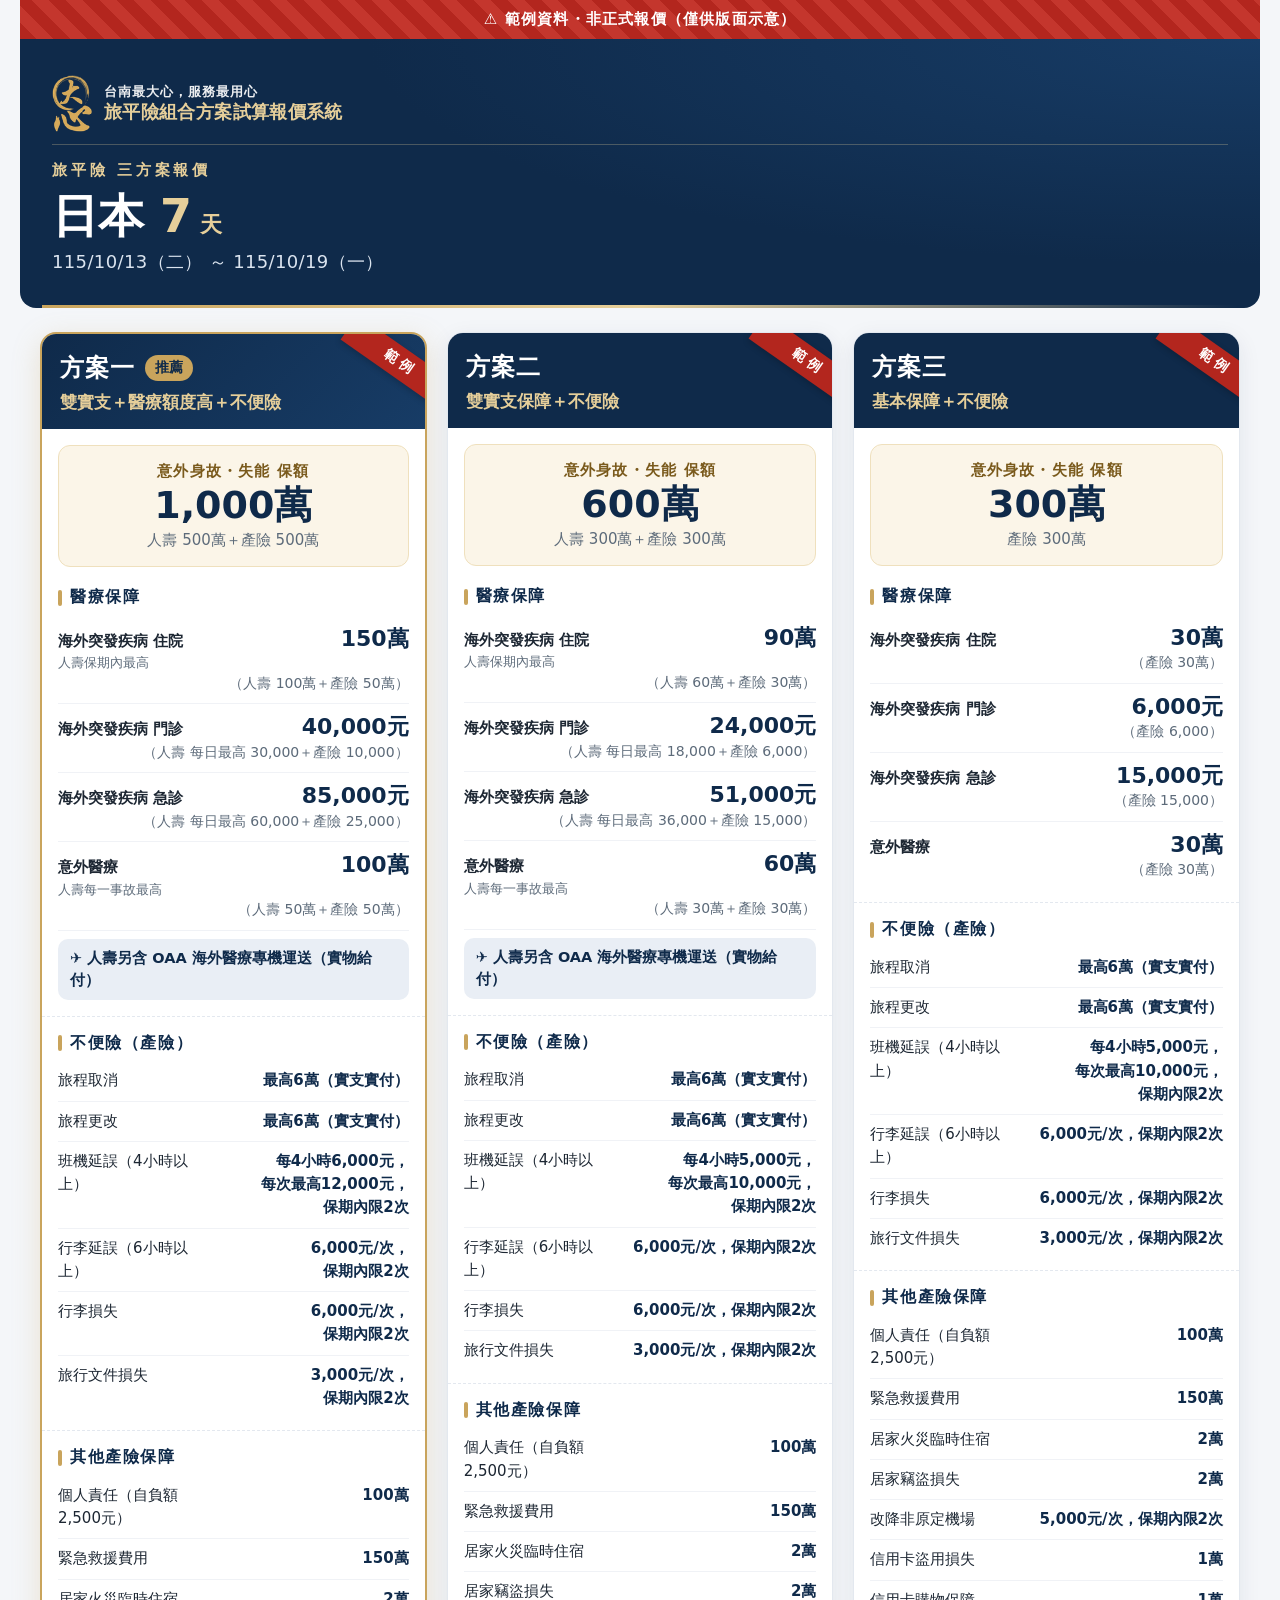
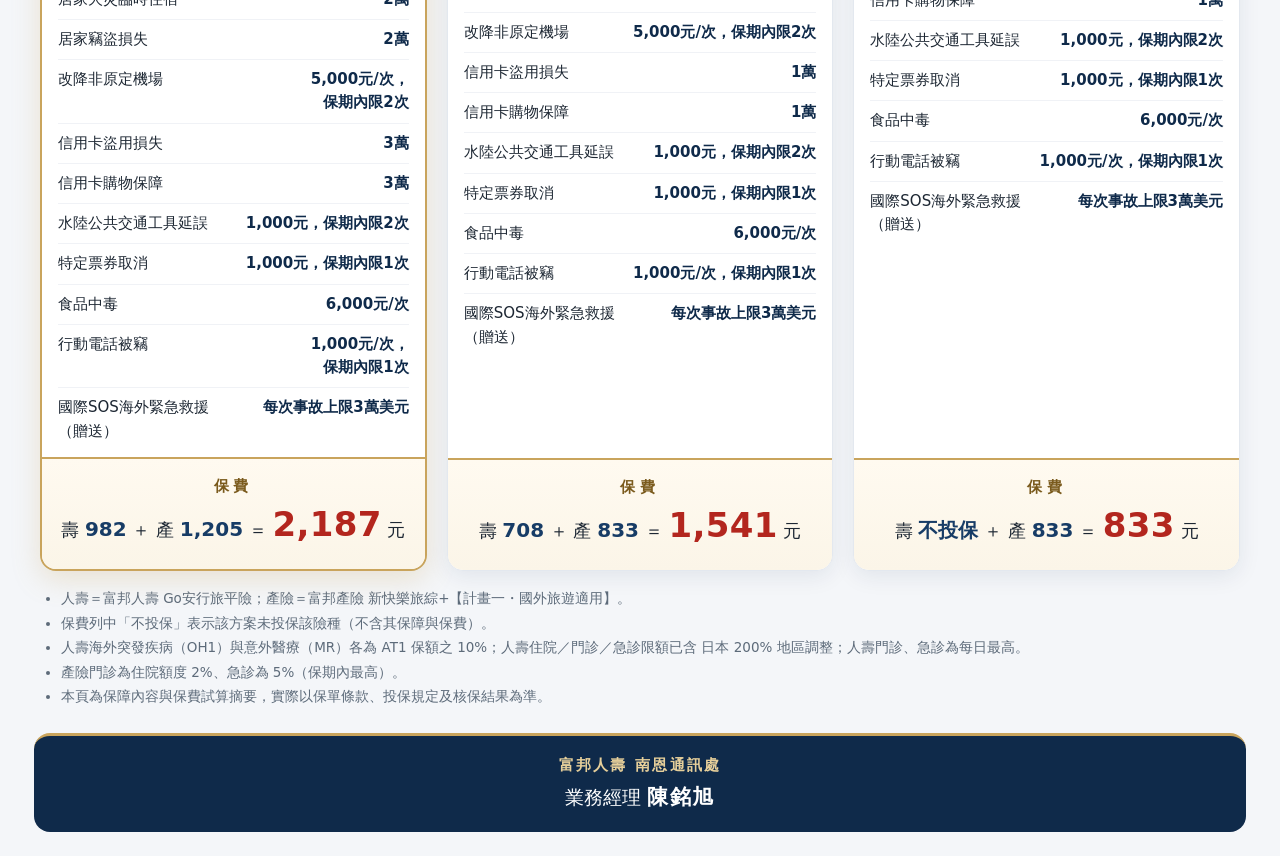
<file: index.html>
<!doctype html>
<html lang="zh-Hant-TW">
<head>
<meta charset="utf-8">
<meta name="viewport" content="width=device-width, initial-scale=1, viewport-fit=cover">
<meta name="robots" content="noindex, nofollow">
<meta name="tq-build" content="115/10/08 18:16">
<meta http-equiv="Cache-Control" content="no-cache, no-store, must-revalidate">
<meta http-equiv="Pragma" content="no-cache">
<meta http-equiv="Expires" content="0">
<meta name="format-detection" content="telephone=no">
<meta name="theme-color" content="#0f2a4a">
<title>旅平險 三方案報價</title>
<link rel="icon" type="image/png" href="img/favicon.png?v=20261008181656">
<link rel="apple-touch-icon" href="img/favicon.png?v=20261008181656">
<link rel="stylesheet" href="css/style.css?v=20261008181656">
</head>
<body>
<div id="app" class="app" aria-live="polite">
  <div class="loading">報價載入中…</div>
</div>
<noscript><p class="noscript">請開啟 JavaScript 以檢視報價內容。</p></noscript>
<script src="js/vendor/pako.min.js?v=20261008181656"></script>
<script src="js/config.js?v=20261008181656"></script>
<script src="js/usage-log.js?v=20261008181656"></script>
<script src="js/common.js?v=20261008181656"></script>
<script src="js/sample-data.js?v=20261008181656"></script>
<script src="js/view.js?v=20261008181656"></script>
</body>
</html>
</file>
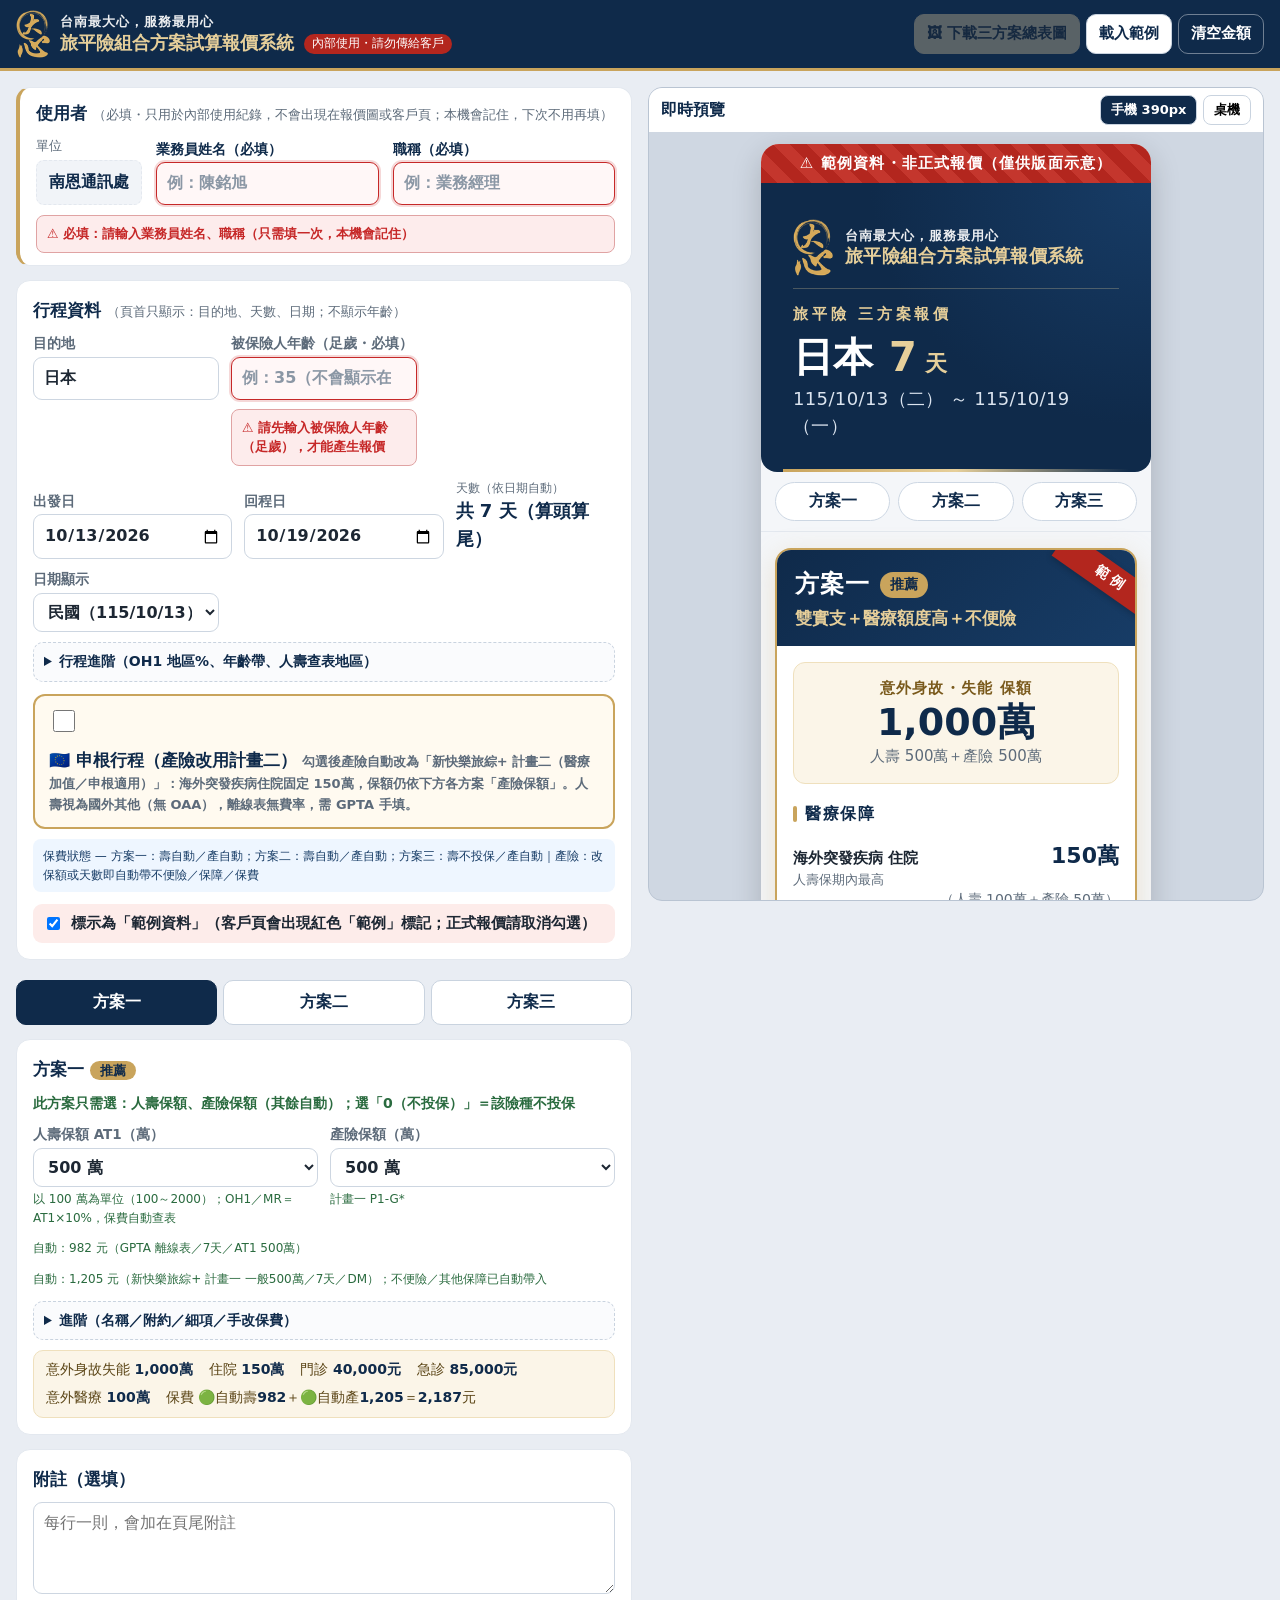
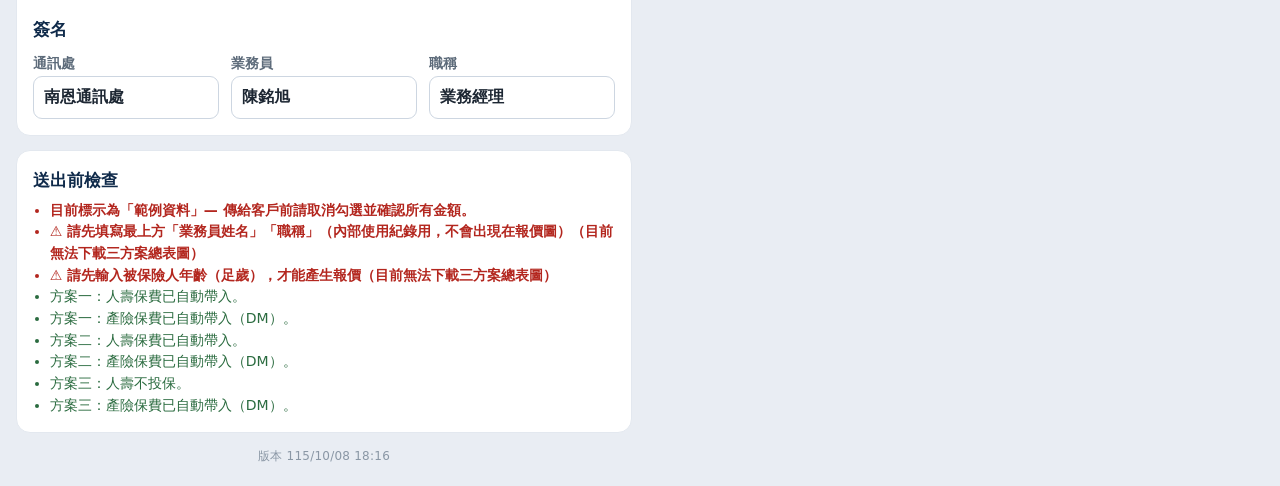
<file: editor.html>
<!doctype html>
<html lang="zh-Hant-TW">
<head>
<meta charset="utf-8">
<meta name="viewport" content="width=device-width, initial-scale=1">
<meta name="robots" content="noindex, nofollow">
<meta name="tq-build" content="115/10/08 18:16">
<meta http-equiv="Cache-Control" content="no-cache, no-store, must-revalidate">
<meta http-equiv="Pragma" content="no-cache">
<meta http-equiv="Expires" content="0">
<title>旅平險組合方案試算報價系統</title>
<link rel="icon" type="image/png" href="img/favicon.png?v=20261008181656">
<link rel="apple-touch-icon" href="img/favicon.png?v=20261008181656">
<link rel="stylesheet" href="css/style.css?v=20261008181656">
<link rel="stylesheet" href="css/editor.css?v=20261008181656">
</head>
<body class="editor-body">
<header class="ed-top">
  <div class="ed-brand"><img class="ed-logo" src="img/logo.png?v=20261008181656" alt="南恩通訊處 大心" width="34" height="48"><span class="ed-brand-text"><span class="ed-slogan">台南最大心，服務最用心</span><span class="ed-title"><b>旅平險組合方案試算報價系統</b><span class="ed-internal">內部使用・請勿傳給客戶</span></span></span></div>
  <div class="ed-actions">
    <button type="button" class="btn btn-gold" id="btnSummaryPng">🖼 下載三方案總表圖</button>
    <button type="button" class="btn" id="btnSample">載入範例</button>
    <button type="button" class="btn btn-ghost" id="btnClear">清空金額</button>
  </div>
</header>


<div class="ed-layout">
  <form class="ed-form" id="form" autocomplete="off" onsubmit="return false">
    <section class="ed-card ed-user">
      <h2>使用者 <small>（必填・只用於內部使用紀錄，不會出現在報價圖或客戶頁；本機會記住，下次不用再填）</small></h2>
      <div class="ed-user-row">
        <div class="ed-unit"><span class="ed-unit-lbl">單位</span><span class="ed-unit-val" id="userUnit">南恩通訊處</span></div>
        <label>業務員姓名（必填）<input type="text" id="userName" maxlength="20" placeholder="例：陳銘旭" autocomplete="off" aria-describedby="userWarn"></label>
        <label>職稱（必填）<input type="text" id="userTitle" maxlength="20" placeholder="例：業務經理" autocomplete="off" list="userTitleList" aria-describedby="userWarn"></label>
        <datalist id="userTitleList"><option value="業務經理"><option value="業務襄理"><option value="業務主任"><option value="業務專員"><option value="處經理"><option value="區經理"></datalist>
        <span class="dest-warn" id="userWarn" role="alert" hidden></span>
      </div>
    </section>
    <section class="ed-card">
      <h2>行程資料 <small>（頁首只顯示：目的地、天數、日期；不顯示年齡）</small></h2>
      <div class="grid g2">
        <label>目的地<input type="text" data-k="destination" placeholder="例：日本／法國（申根）" aria-describedby="destWarn"><span class="dest-warn" id="destWarn" role="alert" hidden></span></label>
        <label>被保險人年齡（足歲・必填）<input type="number" min="0" max="100" step="1" data-k="age" inputmode="numeric" placeholder="例：35（不會顯示在客戶頁）" aria-describedby="ageWarn ageHint"><span class="dest-warn" id="ageWarn" role="alert" hidden></span><span class="hint" id="ageHint"></span></label>
        <div class="date-row">
          <label>出發日<input type="date" data-k="startDate"></label>
          <label>回程日<input type="date" data-k="endDate"></label>
          <div class="days-auto" id="daysAuto" aria-live="polite"><span class="days-auto-lbl">天數（依日期自動）</span><span class="days-auto-val" id="daysAutoVal"></span></div>
          <span class="dest-warn" id="dateWarn" role="alert" hidden></span>
        </div>
        <label>日期顯示
          <select data-k="dateFormat"><option value="roc">民國（115/10/13）</option><option value="ad">西元（2026/10/13）</option></select>
        </label>
      </div>
      <details class="prop-advanced" style="margin-top:10px">
        <summary>行程進階（OH1 地區%、年齡帶、人壽查表地區）</summary>
        <div class="grid g2" style="margin-top:8px">
          <label>人壽 OH1 地區限額調整
            <select data-k="lifeRegionPct"></select>
            <span class="hint" id="regionHint"></span>
          </label>
          <label>人壽費率類型
            <select data-k="lifeRateType">
              <option value="agency">旅行社／快易保費率</option>
            </select>
          </label>
          <label>人壽旅遊地區（查表用）
            <select data-k="lifeRegion">
              <option value="asia14">國外亞洲14國（可附 OAA）</option>
              <option value="other">國外其他</option>
            </select>
            <span class="hint">申根勾選時會自動改為「國外其他」</span>
          </label>
          <label>年齡區間（依上方年齡自動・客戶頁不顯示）
            <select data-k="ageBand" disabled>
              <option value="18-65">18足歲～65歲</option>
              <option value="15-17">15足歲～17歲</option>
              <option value="66-70">66～70歲</option>
              <option value="71-75">71～75歲</option>
              <option value="76-80">76～80歲</option>
              <option value="81-100">81～100歲</option>
              <option value="under15">未滿15足歲</option>
            </select>
          </label>
        </div>
      </details>
      <label class="schengen-toggle">
        <input type="checkbox" data-k="schengen">
        <span>
          <span class="st-title">🇪🇺 申根行程（產險改用計畫二）</span>
          <span class="st-desc">勾選後產險自動改為「新快樂旅綜+ 計畫二（醫療加值／申根適用）」：海外突發疾病住院固定 <b>150萬</b>，保額仍依下方各方案「產險保額」。人壽視為國外其他（無 OAA），離線表無費率，需 GPTA 手填。</span>
          <span class="hint auto" id="schengenAutoHint" hidden>已依目的地自動勾選申根</span>
        </span>
      </label>
      <p class="hint" id="autoPremiumBanner" style="margin:10px 0 0;padding:8px 10px;background:#eef6ff;border-radius:8px;color:#173c66"></p>
      <label class="check sample-check"><input type="checkbox" data-k="sample"> 標示為「範例資料」（客戶頁會出現紅色「範例」標記；正式報價請取消勾選）</label>
    </section>

    <div class="plan-tabs" id="planTabs"></div>
    <div id="planForms"></div>

    <section class="ed-card">
      <h2>附註（選填）</h2>
      <textarea data-k="extraNotesText" rows="3" placeholder="每行一則，會加在頁尾附註"></textarea>
      <h2 style="margin-top:14px">簽名</h2>
      <div class="grid g2">
        <label>通訊處<input type="text" data-k="agent.unit"></label>
        <label>業務員<input type="text" data-k="agent.name"></label>
        <label>職稱<input type="text" data-k="agent.title"></label>
      </div>
    </section>

    <section class="ed-card checks" id="checks"></section>
  <p class="build-ver" id="buildVersion">版本 115/10/08 18:16</p>
  </form>

  <aside class="ed-preview">
    <div class="pv-bar">
      <span>即時預覽</span>
      <div class="pv-toggle">
        <button type="button" class="on" data-w="390">手機 390px</button>
        <button type="button" data-w="full">桌機</button>
      </div>
    </div>
    <div class="pv-scroll"><div class="pv-frame" id="pvFrame"><div class="app" id="preview"></div></div></div>
  </aside>
</div>

<script src="js/vendor/pako.min.js?v=20261008181656"></script>
<script src="js/vendor/html2canvas.min.js?v=20261008181656"></script>
<script src="js/config.js?v=20261008181656"></script>
<script src="js/usage-log.js?v=20261008181656"></script>
<script src="js/common.js?v=20261008181656"></script>
<script src="js/sample-data.js?v=20261008181656"></script>
<script src="js/presets.js?v=20261008181656"></script>
<script src="js/life-rates.js?v=20261008181656"></script>
<script src="js/summary-export.js?v=20261008181656"></script>
<script src="js/editor.js?v=20261008181656"></script>
</body>
</html>
</file>
<file: css/style.css>
/* 旅平險 三方案報價 — 深藍＋金色、行動版優先 */
:root {
  --navy: #0f2a4a;
  --navy-2: #173c66;
  --navy-soft: #e9eef5;
  --gold: #c9a45c;
  --gold-2: #e6cf9a;
  --gold-soft: #fbf5e8;
  --ink: #1d2733;
  --muted: #5d6b7a;
  --line: #e3e8ef;
  --bg: #f4f6f9;
  --card: #ffffff;
  --danger: #b3261e;
  --radius: 16px;
  --font: "Noto Sans TC", "PingFang TC", "Heiti TC", "Microsoft JhengHei", "Noto Sans CJK TC", system-ui, sans-serif;
}
* { box-sizing: border-box; }
html { -webkit-text-size-adjust: 100%; text-size-adjust: 100%; }
body {
  margin: 0; background: var(--bg); color: var(--ink);
  font-family: var(--font); font-size: 17px; line-height: 1.55;
  -webkit-font-smoothing: antialiased;
}
.app { max-width: 1240px; margin: 0 auto; padding-bottom: env(safe-area-inset-bottom); }
.loading, .noscript { padding: 48px 20px; text-align: center; color: var(--muted); }

/* 範例標示 */
.sample-banner {
  position: sticky; top: 0; z-index: 20;
  background: repeating-linear-gradient(45deg, #b3261e, #b3261e 12px, #c4362d 12px, #c4362d 24px);
  color: #fff; text-align: center; font-weight: 700; letter-spacing: .08em;
  padding: 8px 12px; font-size: 15px;
}
.card-sample {
  position: absolute; top: 14px; right: -38px; transform: rotate(35deg);
  background: var(--danger); color: #fff; font-weight: 800; font-size: 14px; letter-spacing: .3em;
  padding: 4px 44px; z-index: 2; box-shadow: 0 2px 6px rgba(0,0,0,.2);
}

/* 頁首：只顯示 目的地／天數／日期 */
.hero {
  background: radial-gradient(120% 140% at 100% 0%, var(--navy-2) 0%, var(--navy) 60%);
  color: #fff; padding: 28px 22px 26px; position: relative; overflow: hidden;
}
.hero::after {
  content: ""; position: absolute; left: 22px; right: 22px; bottom: 0; height: 3px;
  background: linear-gradient(90deg, var(--gold), var(--gold-2), transparent);
}
.hero-kicker { color: var(--gold-2); font-size: 15px; letter-spacing: .25em; font-weight: 600; }
.hero-title { margin: 6px 0 4px; font-size: 40px; line-height: 1.2; font-weight: 800; display: flex; flex-wrap: wrap; gap: 4px 16px; align-items: baseline; }
.hero-title .days { color: var(--gold-2); }
.hero-title .days small { font-size: 22px; font-weight: 700; }
.hero-dates { font-size: 18px; color: #dbe4ef; letter-spacing: .02em; }

/* 方案導覽 */
.plan-nav {
  position: sticky; top: 0; z-index: 10; display: flex; gap: 8px; padding: 10px 14px;
  background: rgba(244,246,249,.94); backdrop-filter: blur(6px); -webkit-backdrop-filter: blur(6px);
  border-bottom: 1px solid var(--line); overflow-x: auto;
}
.sample-banner ~ .plan-nav { top: 39px; }
.plan-nav a {
  flex: 1 0 auto; text-align: center; text-decoration: none; color: var(--navy);
  background: #fff; border: 1px solid #cdd7e3; border-radius: 999px; padding: 6px 14px; font-weight: 700; font-size: 16px;
}
.plan-nav a:active { background: var(--navy); color: #fff; }

/* 方案卡片 */
.plans { display: grid; grid-template-columns: 1fr; gap: 18px; padding: 16px 14px 8px; }
.plan-card {
  position: relative; overflow: hidden; background: var(--card); border-radius: var(--radius);
  border: 1px solid var(--line); box-shadow: 0 6px 22px rgba(15,42,74,.08);
  display: flex; flex-direction: column; scroll-margin-top: 64px;
}
.plan-card.is-reco { border: 2px solid var(--gold); box-shadow: 0 8px 28px rgba(201,164,92,.25); }
.plan-head { background: var(--navy); color: #fff; padding: 16px 18px 14px; }
.plan-card.is-reco .plan-head { background: linear-gradient(135deg, var(--navy) 0%, var(--navy-2) 100%); }
.plan-title { display: flex; align-items: center; gap: 10px; }
.plan-no { font-size: 24px; font-weight: 800; letter-spacing: .04em; }
.reco-badge { background: var(--gold); color: var(--navy); font-size: 14px; font-weight: 800; padding: 2px 10px; border-radius: 999px; }
.plan-tagline { margin-top: 2px; color: var(--gold-2); font-size: 17px; font-weight: 600; }

.death-box { margin: 16px 16px 4px; padding: 14px 16px; border-radius: 12px; background: var(--gold-soft); border: 1px solid #efe0bd; text-align: center; }
.death-label { color: #7a5a1c; font-size: 15px; font-weight: 700; letter-spacing: .08em; }
.death-val { font-size: 38px; font-weight: 800; color: var(--navy); line-height: 1.2; }
.death-br { color: var(--muted); font-size: 15px; }

.sec-title {
  margin: 0 0 6px; font-size: 16px; font-weight: 800; color: var(--navy); letter-spacing: .1em;
  display: flex; align-items: center; gap: 8px;
}
.sec-title::before { content: ""; width: 4px; height: 16px; border-radius: 2px; background: var(--gold); }
.cov, .inconv, .others { padding: 14px 16px 6px; }
.inconv, .others { border-top: 1px dashed var(--line); margin-top: 6px; }

.cov-row { display: grid; grid-template-columns: 1fr auto; align-items: baseline; column-gap: 10px; padding: 9px 0; border-bottom: 1px solid #f0f2f6; }
.cov-row:last-of-type { border-bottom: 0; }
.cov-label { font-size: 16px; color: var(--ink); font-weight: 600; }
.cov-sub { display: block; font-size: 12.5px; color: var(--muted); font-weight: 400; }
.cov-val { text-align: right; white-space: nowrap; }
.cov-val strong { font-size: 22px; color: var(--navy); line-height: 1.25; }
.cov-br { grid-column: 1 / -1; text-align: right; font-size: 14px; color: var(--muted); }
.oaa-chip { margin: 8px 0 4px; padding: 8px 12px; border-radius: 10px; background: var(--navy-soft); color: var(--navy); font-size: 14.5px; font-weight: 600; }

.items { list-style: none; margin: 0; padding: 0; }
.items li { display: flex; justify-content: space-between; align-items: baseline; gap: 12px; padding: 8px 0; border-bottom: 1px solid #f0f2f6; }
.items li:last-child { border-bottom: 0; }
.it-name { font-size: 16px; color: var(--ink); flex: 0 1 46%; }
.it-amt { font-size: 16px; font-weight: 700; color: var(--navy); text-align: right; flex: 1 1 54%; }
.it-amt .nw { white-space: nowrap; }
.empty { color: var(--muted); font-size: 15px; margin: 4px 0; }

.premium {
  margin-top: auto; padding: 16px 18px 18px; background: linear-gradient(180deg, #fffaf0, var(--gold-soft));
  border-top: 2px solid var(--gold); text-align: center;
}
.prem-label { font-size: 15px; color: #7a5a1c; font-weight: 800; letter-spacing: .3em; }
.prem-formula { font-size: 18px; color: var(--ink); }
.prem-formula b { font-size: 20px; color: var(--navy-2); }
.prem-total { font-size: 34px; font-weight: 800; color: var(--danger); letter-spacing: .01em; }

.notes-wrap { padding: 4px 18px 8px; }
.notes { margin: 0; padding-left: 1.1em; color: var(--muted); font-size: 13.5px; line-height: 1.6; }
.notes li { margin: 3px 0; }

.site-footer {
  margin: 14px 14px 24px; padding: 18px 16px; border-radius: var(--radius); text-align: center;
  background: var(--navy); color: #fff; border-top: 3px solid var(--gold);
}
.sig-unit { color: var(--gold-2); font-size: 15px; letter-spacing: .15em; font-weight: 600; }
.sig-people { margin-top: 4px; font-size: 19px; display: flex; flex-wrap: wrap; justify-content: center; gap: 2px 8px; }
.sig-people b { font-size: 21px; letter-spacing: .08em; }
.sig-people .sep { color: var(--gold); }

.error-box { margin: 40px 16px; padding: 24px; background: #fff; border-radius: var(--radius); border: 1px solid #f1c9c6; text-align: center; }
.error-box h2 { color: var(--danger); margin-top: 0; }

/* 平板／桌機：三欄並排 */
@media (min-width: 760px) {
  .hero { padding: 36px 32px 32px; border-radius: 0 0 var(--radius) var(--radius); }
  .hero-title { font-size: 46px; }
  .plan-nav { display: none; }
  .plans { grid-template-columns: repeat(auto-fit, minmax(300px, 1fr)); gap: 20px; padding: 24px 20px 10px; }
  .notes-wrap { padding: 4px 26px 8px; }
}
@media (min-width: 1100px) {
  .plans { grid-template-columns: repeat(3, 1fr); }
  .it-name, .it-amt { font-size: 15px; }
  .cov-label { font-size: 15px; }
}
@media print {
  body { background: #fff; }
  .plan-nav, .sample-banner { position: static; }
  .plan-card { break-inside: avoid; box-shadow: none; }
}

.hero-schengen {
  display: inline-block; margin-left: 6px; padding: 2px 10px; border-radius: 999px;
  background: #c9a45c; color: #0f2a4a; font-size: 13px; font-weight: 800; letter-spacing: .04em;
  vertical-align: middle;
}

/* 未滿15足歲：主框顯示兒童主約 MRC */
.death-box.child .death-val { font-size: 30px; }

/* 品牌列（客戶頁頁首）：大心 logo＋標語＋系統名稱 */
.brand-bar { display: flex; align-items: center; gap: 12px; margin-bottom: 14px; padding-bottom: 12px; border-bottom: 1px solid rgba(230, 207, 154, .28); }
.brand-logo { display: block; width: 40px; height: 57px; flex: none; }
.brand-text { display: flex; flex-direction: column; line-height: 1.35; min-width: 0; }
.brand-slogan { font-size: 13px; font-weight: 700; letter-spacing: .08em; color: #fff; opacity: .92; }
.brand-title { font-size: 18px; font-weight: 800; color: var(--gold-2); letter-spacing: .02em; }
</file>
<file: css/editor.css>
/* 編輯器（內部使用） */
.editor-body { background: #e9edf3; font-size: 16px; }
.ed-top {
  position: sticky; top: 0; z-index: 50; background: var(--navy); color: #fff;
  display: flex; flex-wrap: wrap; align-items: center; justify-content: space-between; gap: 8px 16px; padding: 10px 16px;
  border-bottom: 3px solid var(--gold);
}
.ed-brand { font-size: 18px; }
.ed-brand b { color: var(--gold-2); }
.ed-internal { margin-left: 10px; font-size: 12px; background: #b3261e; padding: 2px 8px; border-radius: 999px; vertical-align: middle; }
.ed-actions { display: flex; flex-wrap: wrap; gap: 6px; }
.btn {
  appearance: none; border: 1px solid #c9d3df; background: #fff; color: var(--navy); font: inherit; font-size: 15px; font-weight: 700;
  padding: 7px 12px; border-radius: 10px; cursor: pointer; text-decoration: none; display: inline-flex; align-items: center; gap: 4px;
}
.btn:hover { filter: brightness(.96); }
.btn-gold { background: var(--gold); border-color: var(--gold); color: var(--navy); }
.btn-ghost { background: transparent; color: #fff; border-color: rgba(255,255,255,.4); }
.btn-sm { font-size: 13px; padding: 4px 8px; border-radius: 8px; }
.btn-danger { color: var(--danger); }


.ed-layout { display: grid; grid-template-columns: 1fr; gap: 16px; padding: 16px; max-width: 1600px; margin: 0 auto; }
@media (min-width: 1100px) {
  .ed-layout { grid-template-columns: minmax(520px, 1fr) minmax(430px, 1fr); align-items: start; }
  .ed-preview { position: sticky; top: 70px; height: calc(100vh - 86px); }
  .pv-scroll { height: calc(100% - 44px); }
}
.ed-card { background: #fff; border-radius: 14px; padding: 16px; margin-bottom: 14px; border: 1px solid var(--line); }
.ed-card h2 { margin: 0 0 10px; font-size: 17px; color: var(--navy); }
.ed-card h2 small { font-weight: 400; color: var(--muted); font-size: 13px; }
.ed-card h3 { margin: 16px 0 8px; font-size: 15px; color: var(--navy); border-left: 4px solid var(--gold); padding-left: 8px; }
.grid { display: grid; gap: 10px 12px; }
.g2 { grid-template-columns: repeat(auto-fit, minmax(180px, 1fr)); }
.g3 { grid-template-columns: repeat(auto-fit, minmax(150px, 1fr)); }
label { display: flex; flex-direction: column; gap: 3px; font-size: 13.5px; color: var(--muted); font-weight: 600; }
label.check { flex-direction: row; align-items: center; gap: 8px; color: var(--ink); font-size: 15px; }
input[type=text], input[type=number], input[type=date], select, textarea {
  font: inherit; font-size: 16px; color: var(--ink); padding: 8px 10px; border: 1px solid #cdd6e1; border-radius: 9px; background: #fff; width: 100%;
}
input:focus, select:focus, textarea:focus { outline: 2px solid var(--gold); border-color: var(--gold); }
input::placeholder { color: #8b97a5; }
.hint { font-size: 12px; color: var(--muted); font-weight: 400; }
.hint.auto { color: #2a6b3f; }
.sample-check { margin-top: 12px; background: #fdecea; padding: 8px 10px; border-radius: 9px; }

.plan-tabs { display: flex; gap: 6px; margin-bottom: 8px; position: sticky; top: 58px; z-index: 5; background: #e9edf3; padding: 6px 0; }
.plan-tabs button { flex: 1; font: inherit; font-weight: 800; padding: 9px; border-radius: 10px; border: 1px solid #c9d3df; background: #fff; color: var(--navy); cursor: pointer; }
.plan-tabs button.on { background: var(--navy); color: #fff; border-color: var(--navy); }
.plan-form[hidden] { display: none; }
.sumbar { display: flex; flex-wrap: wrap; gap: 6px 16px; background: var(--gold-soft); border: 1px solid #efe0bd; border-radius: 10px; padding: 8px 12px; font-size: 14px; color: #5a4415; margin-top: 10px; }
.sumbar b { color: var(--navy); }
.sub-box { border: 1px solid var(--line); border-radius: 12px; padding: 12px; margin-top: 10px; }
.sub-box.off { opacity: .55; }
.preset-row { display: flex; gap: 8px; align-items: end; flex-wrap: wrap; margin-bottom: 8px; }
.preset-row label { flex: 1 1 260px; }

.list-ed { display: flex; flex-direction: column; gap: 6px; }
.list-row { display: grid; grid-template-columns: 1fr 1.3fr auto; gap: 6px; align-items: center; }
.list-row .row-btns { display: flex; gap: 3px; }
.list-row input { font-size: 15px; padding: 6px 8px; }
@media (max-width: 560px) {
  .list-row { grid-template-columns: 1fr; padding-bottom: 8px; border-bottom: 1px dashed var(--line); }
}

.checks h2 { margin-bottom: 6px; }
.checks ul { margin: 0; padding-left: 1.2em; font-size: 14px; }
.checks li.warn { color: #9a5b00; }
.checks li.err { color: var(--danger); font-weight: 700; }
.checks li.ok { color: #2a6b3f; }

.ed-preview { background: #cfd7e2; border-radius: 14px; overflow: hidden; border: 1px solid #b9c4d2; }
.pv-bar { display: flex; justify-content: space-between; align-items: center; padding: 8px 12px; background: #fff; font-weight: 700; color: var(--navy); height: 44px; }
.pv-toggle button { font: inherit; font-size: 13px; padding: 4px 10px; border: 1px solid #c9d3df; background: #fff; border-radius: 8px; cursor: pointer; }
.pv-toggle button.on { background: var(--navy); color: #fff; }
.pv-scroll { overflow: auto; padding: 12px; }
.pv-frame { margin: 0 auto; background: var(--bg); border-radius: 18px; overflow: hidden; box-shadow: 0 10px 30px rgba(0,0,0,.18); width: 390px; max-width: 100%; }
.pv-frame.full { width: 100%; }
/* 預覽框內：固定使用手機排版（不依視窗寬度切換） */
.pv-frame:not(.full) .plans { grid-template-columns: 1fr !important; padding: 16px 14px 8px; }
.pv-frame:not(.full) .plan-nav { display: flex !important; }
.pv-frame:not(.full) .hero-title { font-size: 40px; }
.pv-frame .sample-banner, .pv-frame .plan-nav { position: static; }
.toast { position: fixed; left: 50%; bottom: 24px; transform: translateX(-50%); background: var(--navy); color: #fff; padding: 10px 18px; border-radius: 999px; z-index: 100; font-weight: 700; box-shadow: 0 6px 20px rgba(0,0,0,.25); }
.pv-frame.full .plans { grid-template-columns: repeat(auto-fit, minmax(280px, 1fr)) !important; }

/* 產險進階摺疊 */
.prop-advanced { border: 1px dashed #c9d3df; border-radius: 10px; padding: 8px 10px; background: #fafbfd; }
.prop-advanced summary { cursor: pointer; font-weight: 700; color: var(--navy); font-size: 14px; }

/* 三方案總表匯出（離屏渲染） */
#summaryExportHost {
  position: fixed; left: -10000px; top: 0; width: 780px; pointer-events: none; z-index: -1;
}
.sum-root {
  width: 780px; background: #f4f6f9; font-family: "Noto Sans TC", "PingFang TC", "Heiti TC", "Microsoft JhengHei", sans-serif;
  color: #1d2733; box-sizing: border-box;
}
.sum-sample {
  background: repeating-linear-gradient(45deg, #b3261e, #b3261e 10px, #c4362d 10px, #c4362d 20px);
  color: #fff; text-align: center; font-weight: 800; padding: 8px; font-size: 14px; letter-spacing: .06em;
}
.sum-hero {
  background: radial-gradient(120% 140% at 100% 0%, #173c66 0%, #0f2a4a 60%);
  color: #fff; padding: 22px 24px 18px; position: relative;
}
.sum-hero::after {
  content: ""; position: absolute; left: 24px; right: 24px; bottom: 0; height: 3px;
  background: linear-gradient(90deg, #c9a45c, #e6cf9a, transparent);
}
.sum-kicker { color: #e6cf9a; font-size: 13px; letter-spacing: .2em; font-weight: 700; }
.sum-title { font-size: 34px; font-weight: 800; margin: 4px 0; display: flex; gap: 12px; align-items: baseline; flex-wrap: wrap; }
.sum-title .days { color: #e6cf9a; }
.sum-title .days small { font-size: 18px; }
.sum-dates { font-size: 16px; color: #dbe4ef; }
.sum-plans { display: grid; grid-template-columns: 1fr 1fr 1fr; gap: 12px; padding: 14px 14px 8px; }
.sum-card {
  background: #fff; border-radius: 14px; border: 1px solid #e3e8ef; overflow: hidden;
  display: flex; flex-direction: column; box-shadow: 0 4px 14px rgba(15,42,74,.08);
}
.sum-card.reco { border: 2px solid #c9a45c; }
.sum-card-h {
  background: #0f2a4a; color: #fff; padding: 10px 12px; display: flex; align-items: center; gap: 8px;
}
.sum-name { font-size: 18px; font-weight: 800; }
.sum-badge { background: #c9a45c; color: #0f2a4a; font-size: 12px; font-weight: 800; padding: 1px 8px; border-radius: 999px; }
.sum-tag { padding: 6px 12px 0; color: #7a5a1c; font-weight: 700; font-size: 13px; }
.sum-death {
  margin: 8px 10px; padding: 8px; text-align: center; background: #fbf5e8; border: 1px solid #efe0bd; border-radius: 10px;
}
.sum-death .lab { font-size: 12px; color: #7a5a1c; font-weight: 700; letter-spacing: .06em; }
.sum-death .val { font-size: 26px; font-weight: 800; color: #0f2a4a; line-height: 1.2; }
.sum-death .br { font-size: 12px; color: #5d6b7a; }
.sum-cov, .sum-items { list-style: none; margin: 0; padding: 4px 12px 8px; }
.sum-cov li, .sum-items li {
  display: flex; justify-content: space-between; gap: 6px; padding: 4px 0;
  border-bottom: 1px solid #f0f2f6; font-size: 12.5px;
}
.sum-cov li b { color: #0f2a4a; font-size: 14px; }
.sum-amtcol { display: flex; flex-direction: column; align-items: flex-end; text-align: right; max-width: 62%; }
.sum-amtcol .sum-br { font-size: 10.5px; color: #5d6b7a; font-weight: 500; line-height: 1.25; margin-top: 1px; }
.sum-items li span:last-child { color: #0f2a4a; font-weight: 700; text-align: right; max-width: 58%; }
.sum-items li.more { color: #5d6b7a; font-style: italic; border: 0; justify-content: center; }
.sum-sec {
  margin: 2px 12px 0; font-size: 12px; font-weight: 800; color: #0f2a4a; letter-spacing: .08em;
  display: flex; align-items: center; gap: 6px;
}
.sum-sec::before { content: ""; width: 3px; height: 12px; background: #c9a45c; border-radius: 2px; }
.sum-prem {
  margin-top: auto; padding: 10px 12px; background: linear-gradient(180deg, #fffaf0, #fbf5e8);
  border-top: 2px solid #c9a45c; text-align: center; font-size: 13px; color: #1d2733;
}
.sum-prem b { font-size: 22px; color: #b3261e; }
.sum-foot {
  margin: 8px 14px 16px; padding: 14px; border-radius: 14px; text-align: center;
  background: #0f2a4a; color: #fff; border-top: 3px solid #c9a45c;
}
.sum-foot .u { color: #e6cf9a; font-size: 13px; letter-spacing: .12em; font-weight: 600; }
.sum-foot .p { margin-top: 4px; font-size: 16px; }
.sum-foot .p b { font-size: 18px; letter-spacing: .06em; }
.sum-foot .note { margin-top: 6px; font-size: 11px; color: #9ab; }

.schengen-toggle {
  display: flex; align-items: flex-start; gap: 12px; margin-top: 12px; padding: 12px 14px;
  border: 2px solid #c9a45c; border-radius: 12px; background: #fffaf0; cursor: pointer;
}
.schengen-toggle input { width: 22px; height: 22px; margin-top: 2px; accent-color: #0f2a4a; flex: 0 0 auto; }
.schengen-toggle .st-title { font-size: 17px; font-weight: 800; color: #0f2a4a; }
.schengen-toggle .st-desc { font-size: 13px; color: #5d6b7a; margin-top: 2px; line-height: 1.45; }
.simple-amt { font-size: 18px !important; font-weight: 700; padding: 12px 14px !important; }
.plan-simple-hint { margin: 0 0 10px; color: #2a6b3f; font-size: 14px; font-weight: 600; }

.schengen-toggle #schengenAutoHint {
  display: block;
  margin-top: 6px;
  color: #0b6e4f;
  font-weight: 600;
}
.schengen-toggle #schengenAutoHint[hidden] { display: none; }

.build-ver {
  margin: 12px 4px 4px;
  font-size: 12px;
  color: #8a97a5;
  text-align: center;
  letter-spacing: 0.02em;
}

/* 國內地點警告（台灣／金門／馬祖／澎湖…不適用海外旅平險） */
.dest-warn { display: block; margin-top: 6px; padding: 8px 10px; border-radius: 8px; background: #fdecec; border: 1px solid #e0a3a3; color: #c62828; font-size: 13px; font-weight: 700; line-height: 1.5; }
.dest-warn[hidden] { display: none; }
input.is-domestic { border-color: #c62828 !important; box-shadow: 0 0 0 2px rgba(198, 40, 40, .18); background: #fff7f7; }
.btn.is-blocked { opacity: .45; cursor: not-allowed; filter: grayscale(.6); }

/* 年齡提示／超限選項 */
.dest-warn.soft { background: #fff4e5; border-color: #f0c27a; color: #9a5b00; }
.age-note { display: block; margin-top: 6px; padding: 6px 10px; border-radius: 8px; background: #eef6ff; color: #173c66; font-size: 12.5px; }

/* 天數：依日期自動（唯讀文字，無輸入框） */
.date-row { grid-column: 1 / -1; display: grid; grid-template-columns: 1fr 1fr minmax(120px, .8fr); gap: 10px 12px; align-items: end; }
.date-row .dest-warn { grid-column: 1 / -1; margin-top: 0; }
.days-auto { display: flex; flex-direction: column; justify-content: flex-end; min-height: 42px; padding-bottom: 6px; }
.days-auto-lbl { font-size: 12px; color: var(--muted); }
.days-auto-val { display: block; font-weight: 800; color: var(--navy); font-size: 18px; }
.days-auto-val:empty::before { content: '—'; color: #9aa7b6; font-weight: 400; }
@media (max-width: 560px) { .date-row { grid-template-columns: 1fr 1fr; } .days-auto { grid-column: 1 / -1; min-height: 0; } }

/* 頁首兩行：標語＋系統名稱 */
.ed-brand { display: flex; flex-direction: row; align-items: center; gap: 10px; line-height: 1.3; }
.ed-logo { display: block; width: 34px; height: 48px; flex: none; }
.ed-brand-text { display: flex; flex-direction: column; }
.ed-slogan { display: block; font-size: 13px; font-weight: 700; letter-spacing: .08em; color: #fff; opacity: .92; }
.ed-title { display: block; }
.ed-internal { white-space: nowrap; display: inline-block; }
.ed-brand-text { min-width: 0; }
@media (max-width: 560px) {
  .ed-brand { font-size: 16px; }
  .ed-title b { display: block; }
  .ed-title .ed-internal { margin: 3px 0 0; }
}

/* 總表圖品牌列（同編輯器頁首，不含內部使用標記） */
.sum-brand-bar { display: flex; align-items: center; gap: 12px; margin-bottom: 12px; padding-bottom: 10px; border-bottom: 1px solid rgba(230, 207, 154, .3); }
.sum-brand-logo { display: block; width: 40px; height: 57px; flex: none; }
.sum-brand-text { display: flex; flex-direction: column; line-height: 1.35; }
.sum-brand-slogan { font-size: 13px; font-weight: 700; letter-spacing: .08em; color: #fff; }
.sum-brand-title { font-size: 19px; font-weight: 800; color: #e6cf9a; letter-spacing: .02em; }

/* 業務員姓名（使用紀錄） */
.ed-user { padding: 12px 16px; border-left: 4px solid var(--gold); }
.ed-user label { font-weight: 700; color: var(--navy); }
.ed-user-row { display: grid; grid-template-columns: auto 1fr 1fr; gap: 10px 14px; align-items: end; }
.ed-user-row .dest-warn { grid-column: 1 / -1; margin-top: 0; }
.ed-user-row input { max-width: none; width: 100%; }
.ed-unit { display: flex; flex-direction: column; gap: 4px; }
.ed-unit-lbl { font-size: 13px; color: var(--muted); }
.ed-unit-val { display: inline-block; padding: 9px 12px; border-radius: 8px; background: #f1f4f8; border: 1px dashed var(--line); color: var(--navy); font-weight: 700; white-space: nowrap; }
@media (max-width: 560px) { .ed-user-row { grid-template-columns: 1fr 1fr; } .ed-unit { grid-column: 1 / -1; flex-direction: row; align-items: center; } }
</file>
